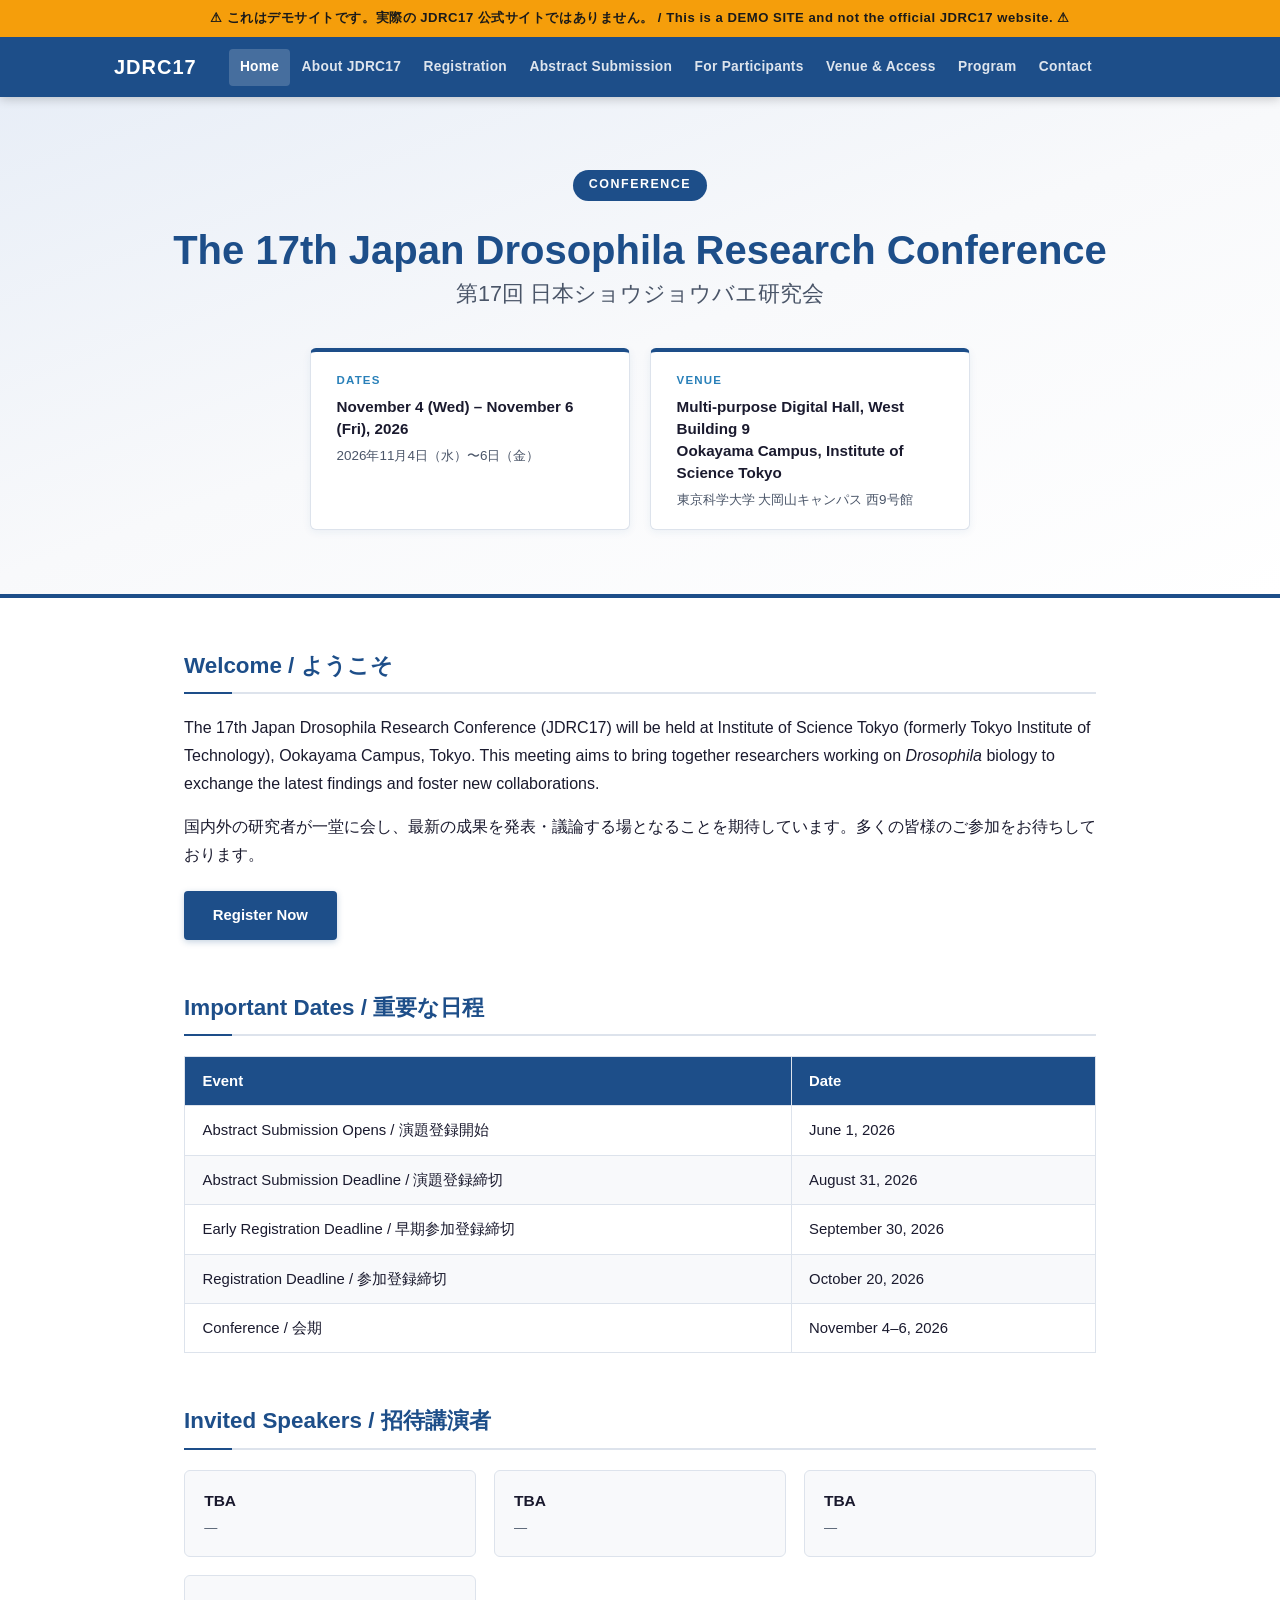
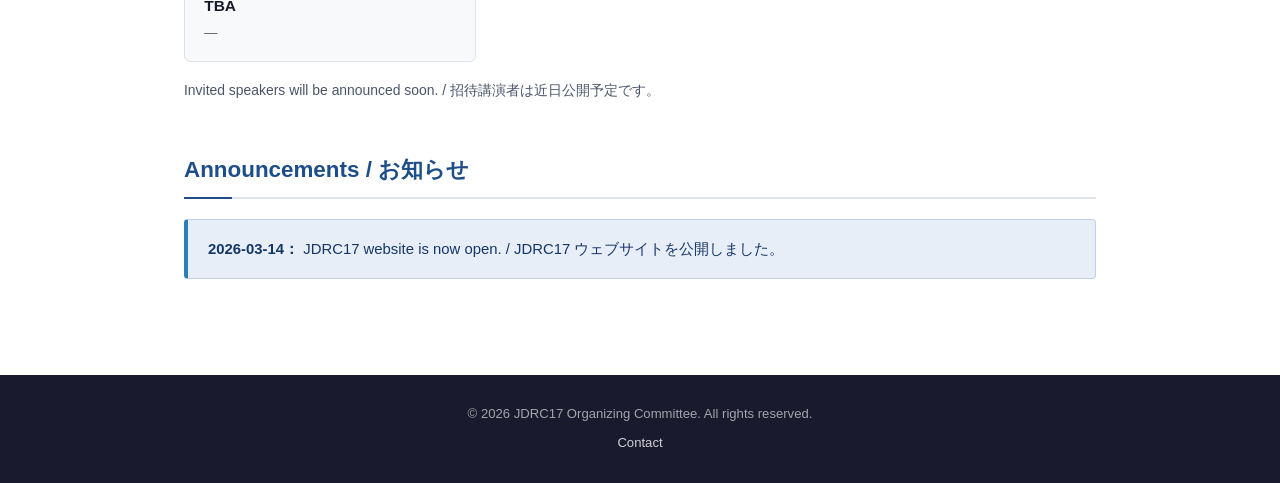
<file: index.html>
<!DOCTYPE html>
<html lang="ja">
<head>
<!-- Google tag (gtag.js) -->
<script async src="https://www.googletagmanager.com/gtag/js?id=G-LBCGRK3BX6"></script>
<script>
  window.dataLayer = window.dataLayer || [];
  function gtag(){dataLayer.push(arguments);}
  gtag('js', new Date());

  gtag('config', 'G-LBCGRK3BX6');
</script>
  <meta charset="UTF-8">
  <meta name="viewport" content="width=device-width, initial-scale=1.0">
  <meta name="robots" content="noindex, nofollow">
  <title>JDRC17 – 第17回 日本ショウジョウバエ研究会</title>
  <link rel="stylesheet" href="style.css">
</head>
<body>
<div class="demo-banner">⚠ これはデモサイトです。実際の JDRC17 公式サイトではありません。 / This is a DEMO SITE and not the official JDRC17 website. ⚠</div>

<!-- Navigation -->
<nav>
  <div class="nav-inner">
    <span class="nav-logo">JDRC17</span>
    <ul class="nav-links" id="navLinks">
      <li><a href="index.html" class="active">Home</a></li>
      <li><a href="about.html">About JDRC17</a></li>
      <li><a href="registration.html">Registration</a></li>
      <li><a href="abstract.html">Abstract Submission</a></li>
      <li><a href="participants.html">For Participants</a></li>
      <li><a href="venue.html">Venue &amp; Access</a></li>
      <li><a href="program.html">Program</a></li>
      <li><a href="contact.html">Contact</a></li>
    </ul>
    <div class="nav-toggle" id="navToggle" aria-label="メニュー">
      <span></span><span></span><span></span>
    </div>
  </div>
</nav>

<!-- Hero -->
<section class="hero">
  <div class="hero-badge">Conference</div>
  <h1>
    The 17th Japan Drosophila Research Conference
    <span>第17回 日本ショウジョウバエ研究会</span>
  </h1>
  <div class="hero-info">
    <div class="hero-info-card">
      <div class="label">Dates</div>
      <div class="value">November 4 (Wed) – November 6 (Fri), 2026</div>
      <div class="value-ja">2026年11月4日（水）〜6日（金）</div>
    </div>
    <div class="hero-info-card">
      <div class="label">Venue</div>
      <div class="value">Multi-purpose Digital Hall, West Building 9<br>Ookayama Campus, Institute of Science Tokyo</div>
      <div class="value-ja">東京科学大学 大岡山キャンパス 西9号館</div>
    </div>
  </div>
</section>

<!-- Main Content -->
<main class="container">

  <section class="section-block">
    <h2 class="section-title">Welcome / ようこそ</h2>
    <p>
      The 17th Japan Drosophila Research Conference (JDRC17) will be held at Institute of Science Tokyo (formerly Tokyo Institute of Technology), Ookayama Campus, Tokyo.
      This meeting aims to bring together researchers working on <em>Drosophila</em> biology to exchange the latest findings and foster new collaborations.
    </p>
    <p>国内外の研究者が一堂に会し、最新の成果を発表・議論する場となることを期待しています。多くの皆様のご参加をお待ちしております。</p>
    <a class="btn" href="registration.html">Register Now</a>
  </section>

  <section class="section-block">
    <h2 class="section-title">Important Dates / 重要な日程</h2>
    <table class="dates-table">
      <thead>
        <tr><th>Event</th><th>Date</th></tr>
      </thead>
      <tbody>
        <tr><td>Abstract Submission Opens / 演題登録開始</td><td>June 1, 2026</td></tr>
        <tr><td>Abstract Submission Deadline / 演題登録締切</td><td>August 31, 2026</td></tr>
        <tr><td>Early Registration Deadline / 早期参加登録締切</td><td>September 30, 2026</td></tr>
        <tr><td>Registration Deadline / 参加登録締切</td><td>October 20, 2026</td></tr>
        <tr><td>Conference / 会期</td><td>November 4–6, 2026</td></tr>
      </tbody>
    </table>
  </section>

  <section class="section-block">
    <h2 class="section-title">Invited Speakers / 招待講演者</h2>
    <div class="speakers-grid">
      <div class="speaker-card">
        <div class="name">TBA</div>
        <div class="affil">—</div>
      </div>
      <div class="speaker-card">
        <div class="name">TBA</div>
        <div class="affil">—</div>
      </div>
      <div class="speaker-card">
        <div class="name">TBA</div>
        <div class="affil">—</div>
      </div>
      <div class="speaker-card">
        <div class="name">TBA</div>
        <div class="affil">—</div>
      </div>
    </div>
    <p style="margin-top:1rem; font-size:.87rem; color:var(--text-light);">Invited speakers will be announced soon. / 招待講演者は近日公開予定です。</p>
  </section>

  <section class="section-block">
    <h2 class="section-title">Announcements / お知らせ</h2>
    <div class="alert">
      <strong>2026-03-14：</strong> JDRC17 website is now open. / JDRC17 ウェブサイトを公開しました。
    </div>
  </section>

</main>

<footer>
  <p>&copy; 2026 JDRC17 Organizing Committee. All rights reserved.</p>
  <p style="margin-top:.4rem;"><a href="contact.html">Contact</a></p>
</footer>

<script>
  document.getElementById('navToggle').addEventListener('click', function() {
    document.getElementById('navLinks').classList.toggle('open');
  });
</script>
</body>
</html>
</file>
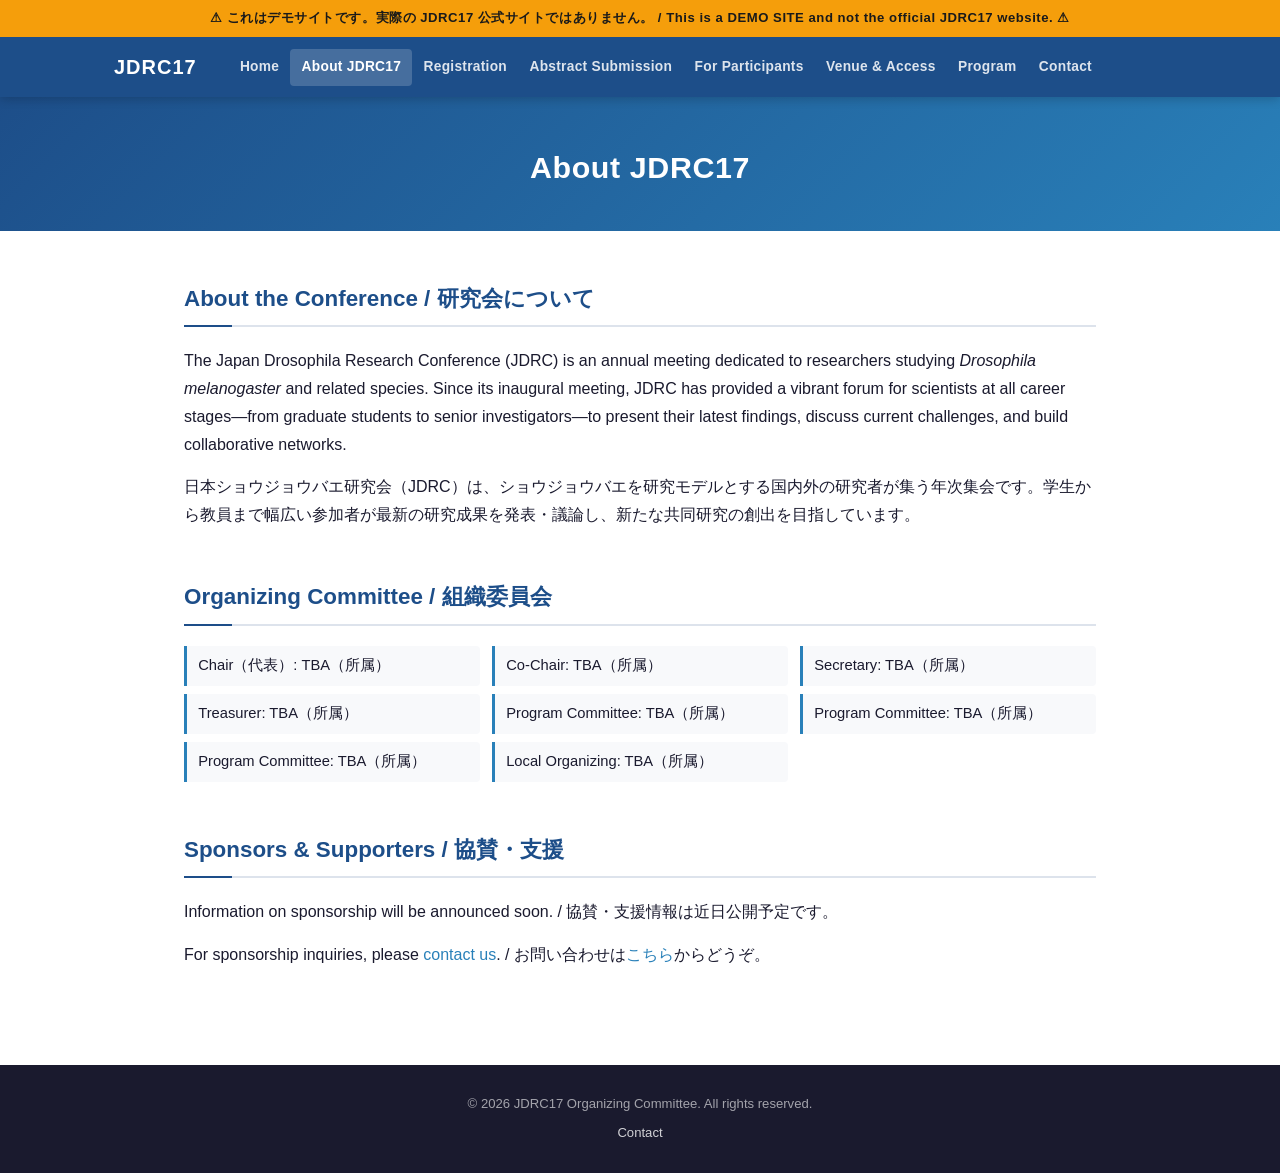
<file: about.html>
<!DOCTYPE html>
<html lang="ja">
<head>
<!-- Google tag (gtag.js) -->
<script async src="https://www.googletagmanager.com/gtag/js?id=G-LBCGRK3BX6"></script>
<script>
  window.dataLayer = window.dataLayer || [];
  function gtag(){dataLayer.push(arguments);}
  gtag('js', new Date());

  gtag('config', 'G-LBCGRK3BX6');
</script>
  <meta charset="UTF-8">
  <meta name="viewport" content="width=device-width, initial-scale=1.0">
  <meta name="robots" content="noindex, nofollow">
  <title>About JDRC17 – 第17回 日本ショウジョウバエ研究会</title>
  <link rel="stylesheet" href="style.css">
</head>
<body>
<div class="demo-banner">⚠ これはデモサイトです。実際の JDRC17 公式サイトではありません。 / This is a DEMO SITE and not the official JDRC17 website. ⚠</div>

<nav>
  <div class="nav-inner">
    <span class="nav-logo">JDRC17</span>
    <ul class="nav-links" id="navLinks">
      <li><a href="index.html">Home</a></li>
      <li><a href="about.html" class="active">About JDRC17</a></li>
      <li><a href="registration.html">Registration</a></li>
      <li><a href="abstract.html">Abstract Submission</a></li>
      <li><a href="participants.html">For Participants</a></li>
      <li><a href="venue.html">Venue &amp; Access</a></li>
      <li><a href="program.html">Program</a></li>
      <li><a href="contact.html">Contact</a></li>
    </ul>
    <div class="nav-toggle" id="navToggle" aria-label="メニュー">
      <span></span><span></span><span></span>
    </div>
  </div>
</nav>

<div class="page-hero">
  <h1>About JDRC17</h1>
</div>

<main class="container">

  <section class="section-block">
    <h2 class="section-title">About the Conference / 研究会について</h2>
    <p>
      The Japan Drosophila Research Conference (JDRC) is an annual meeting dedicated to researchers studying <em>Drosophila melanogaster</em> and related species.
      Since its inaugural meeting, JDRC has provided a vibrant forum for scientists at all career stages—from graduate students to senior investigators—to present their latest findings, discuss current challenges, and build collaborative networks.
    </p>
    <p>
      日本ショウジョウバエ研究会（JDRC）は、ショウジョウバエを研究モデルとする国内外の研究者が集う年次集会です。学生から教員まで幅広い参加者が最新の研究成果を発表・議論し、新たな共同研究の創出を目指しています。
    </p>
  </section>

  <section class="section-block">
    <h2 class="section-title">Organizing Committee / 組織委員会</h2>
    <ul class="organizers-list">
      <li>Chair（代表）: TBA（所属）</li>
      <li>Co-Chair: TBA（所属）</li>
      <li>Secretary: TBA（所属）</li>
      <li>Treasurer: TBA（所属）</li>
      <li>Program Committee: TBA（所属）</li>
      <li>Program Committee: TBA（所属）</li>
      <li>Program Committee: TBA（所属）</li>
      <li>Local Organizing: TBA（所属）</li>
    </ul>
  </section>

  <section class="section-block">
    <h2 class="section-title">Sponsors &amp; Supporters / 協賛・支援</h2>
    <p>Information on sponsorship will be announced soon. / 協賛・支援情報は近日公開予定です。</p>
    <p>For sponsorship inquiries, please <a href="contact.html">contact us</a>. / お問い合わせは<a href="contact.html">こちら</a>からどうぞ。</p>
  </section>

</main>

<footer>
  <p>&copy; 2026 JDRC17 Organizing Committee. All rights reserved.</p>
  <p style="margin-top:.4rem;"><a href="contact.html">Contact</a></p>
</footer>

<script>
  document.getElementById('navToggle').addEventListener('click', function() {
    document.getElementById('navLinks').classList.toggle('open');
  });
</script>
</body>
</html>
</file>
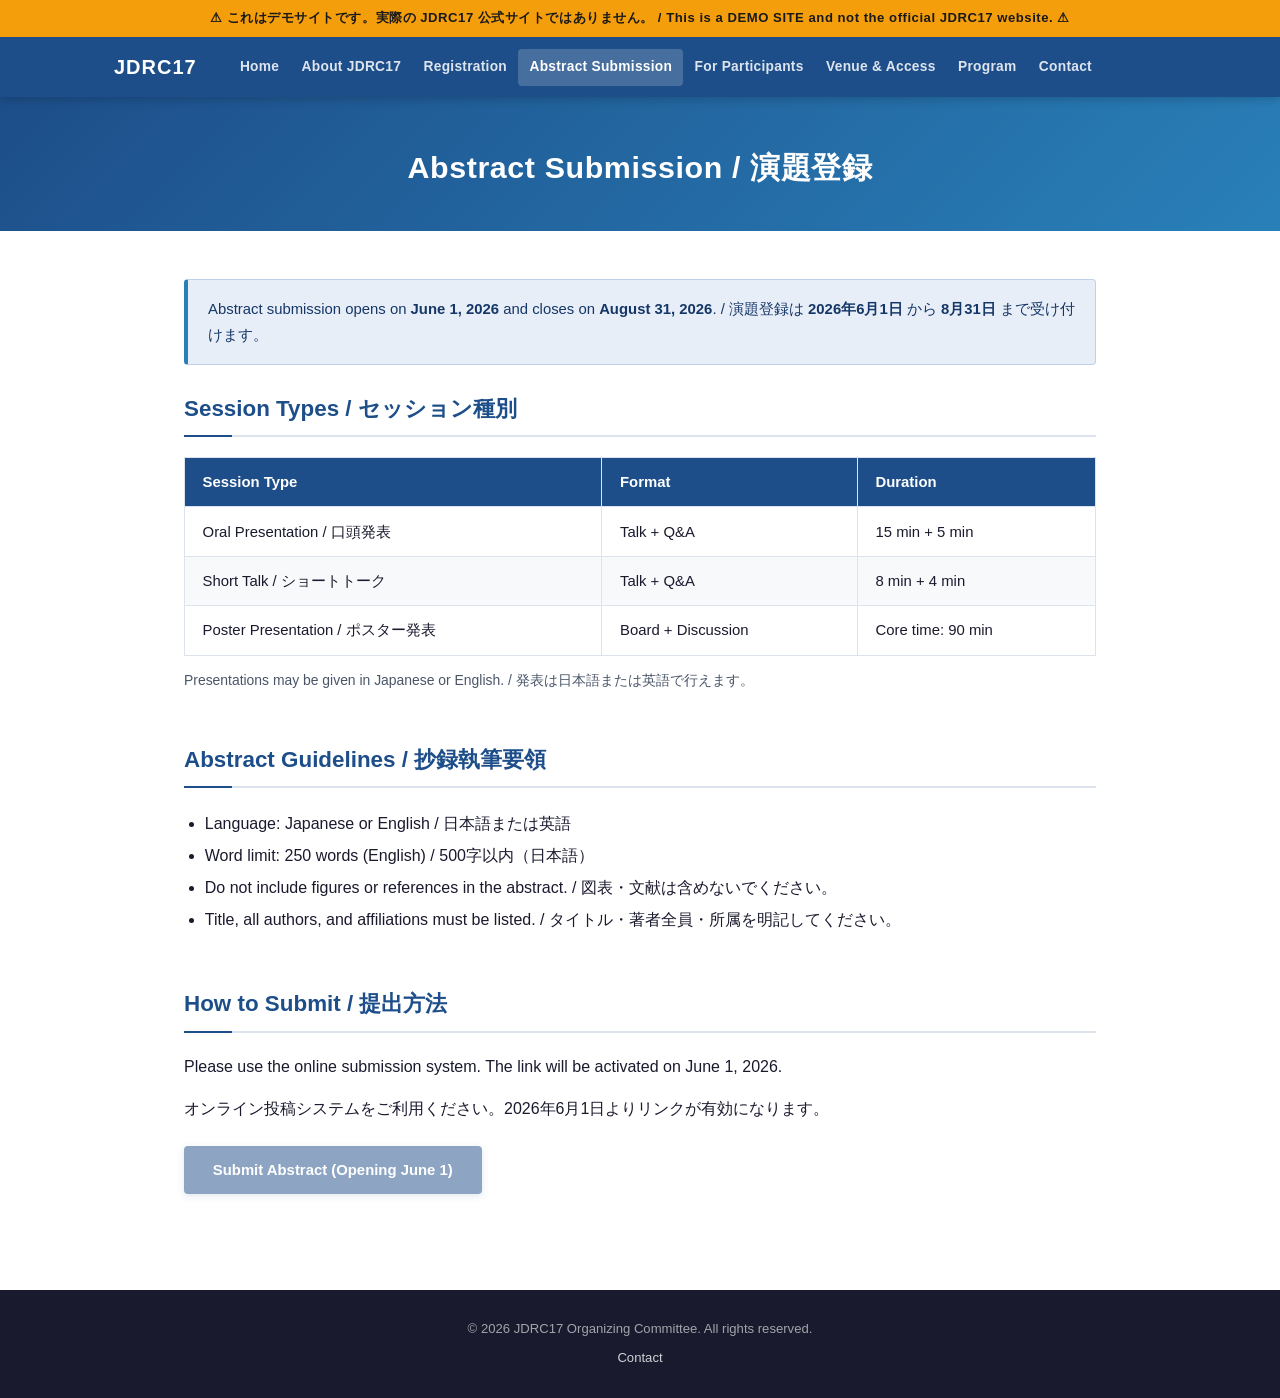
<file: abstract.html>
<!DOCTYPE html>
<html lang="ja">
<head>
<!-- Google tag (gtag.js) -->
<script async src="https://www.googletagmanager.com/gtag/js?id=G-LBCGRK3BX6"></script>
<script>
  window.dataLayer = window.dataLayer || [];
  function gtag(){dataLayer.push(arguments);}
  gtag('js', new Date());

  gtag('config', 'G-LBCGRK3BX6');
</script>
  <meta charset="UTF-8">
  <meta name="viewport" content="width=device-width, initial-scale=1.0">
  <meta name="robots" content="noindex, nofollow">
  <title>Abstract Submission – JDRC17</title>
  <link rel="stylesheet" href="style.css">
</head>
<body>
<div class="demo-banner">⚠ これはデモサイトです。実際の JDRC17 公式サイトではありません。 / This is a DEMO SITE and not the official JDRC17 website. ⚠</div>

<nav>
  <div class="nav-inner">
    <span class="nav-logo">JDRC17</span>
    <ul class="nav-links" id="navLinks">
      <li><a href="index.html">Home</a></li>
      <li><a href="about.html">About JDRC17</a></li>
      <li><a href="registration.html">Registration</a></li>
      <li><a href="abstract.html" class="active">Abstract Submission</a></li>
      <li><a href="participants.html">For Participants</a></li>
      <li><a href="venue.html">Venue &amp; Access</a></li>
      <li><a href="program.html">Program</a></li>
      <li><a href="contact.html">Contact</a></li>
    </ul>
    <div class="nav-toggle" id="navToggle" aria-label="メニュー">
      <span></span><span></span><span></span>
    </div>
  </div>
</nav>

<div class="page-hero">
  <h1>Abstract Submission / 演題登録</h1>
</div>

<main class="container">

  <div class="alert">
    Abstract submission opens on <strong>June 1, 2026</strong> and closes on <strong>August 31, 2026</strong>. / 演題登録は <strong>2026年6月1日</strong> から <strong>8月31日</strong> まで受け付けます。
  </div>

  <section class="section-block">
    <h2 class="section-title">Session Types / セッション種別</h2>
    <table class="dates-table">
      <thead>
        <tr><th>Session Type</th><th>Format</th><th>Duration</th></tr>
      </thead>
      <tbody>
        <tr><td>Oral Presentation / 口頭発表</td><td>Talk + Q&amp;A</td><td>15 min + 5 min</td></tr>
        <tr><td>Short Talk / ショートトーク</td><td>Talk + Q&amp;A</td><td>8 min + 4 min</td></tr>
        <tr><td>Poster Presentation / ポスター発表</td><td>Board + Discussion</td><td>Core time: 90 min</td></tr>
      </tbody>
    </table>
    <p style="margin-top:.75rem; font-size:.87rem; color:var(--text-light);">Presentations may be given in Japanese or English. / 発表は日本語または英語で行えます。</p>
  </section>

  <section class="section-block">
    <h2 class="section-title">Abstract Guidelines / 抄録執筆要領</h2>
    <ul style="padding-left:1.3rem; line-height:2;">
      <li>Language: Japanese or English / 日本語または英語</li>
      <li>Word limit: 250 words (English) / 500字以内（日本語）</li>
      <li>Do not include figures or references in the abstract. / 図表・文献は含めないでください。</li>
      <li>Title, all authors, and affiliations must be listed. / タイトル・著者全員・所属を明記してください。</li>
    </ul>
  </section>

  <section class="section-block">
    <h2 class="section-title">How to Submit / 提出方法</h2>
    <p>Please use the online submission system. The link will be activated on June 1, 2026.</p>
    <p>オンライン投稿システムをご利用ください。2026年6月1日よりリンクが有効になります。</p>
    <a class="btn" href="#" style="opacity:.5; cursor:not-allowed;" onclick="return false;">Submit Abstract (Opening June 1)</a>
  </section>

</main>

<footer>
  <p>&copy; 2026 JDRC17 Organizing Committee. All rights reserved.</p>
  <p style="margin-top:.4rem;"><a href="contact.html">Contact</a></p>
</footer>

<script>
  document.getElementById('navToggle').addEventListener('click', function() {
    document.getElementById('navLinks').classList.toggle('open');
  });
</script>
</body>
</html>
</file>
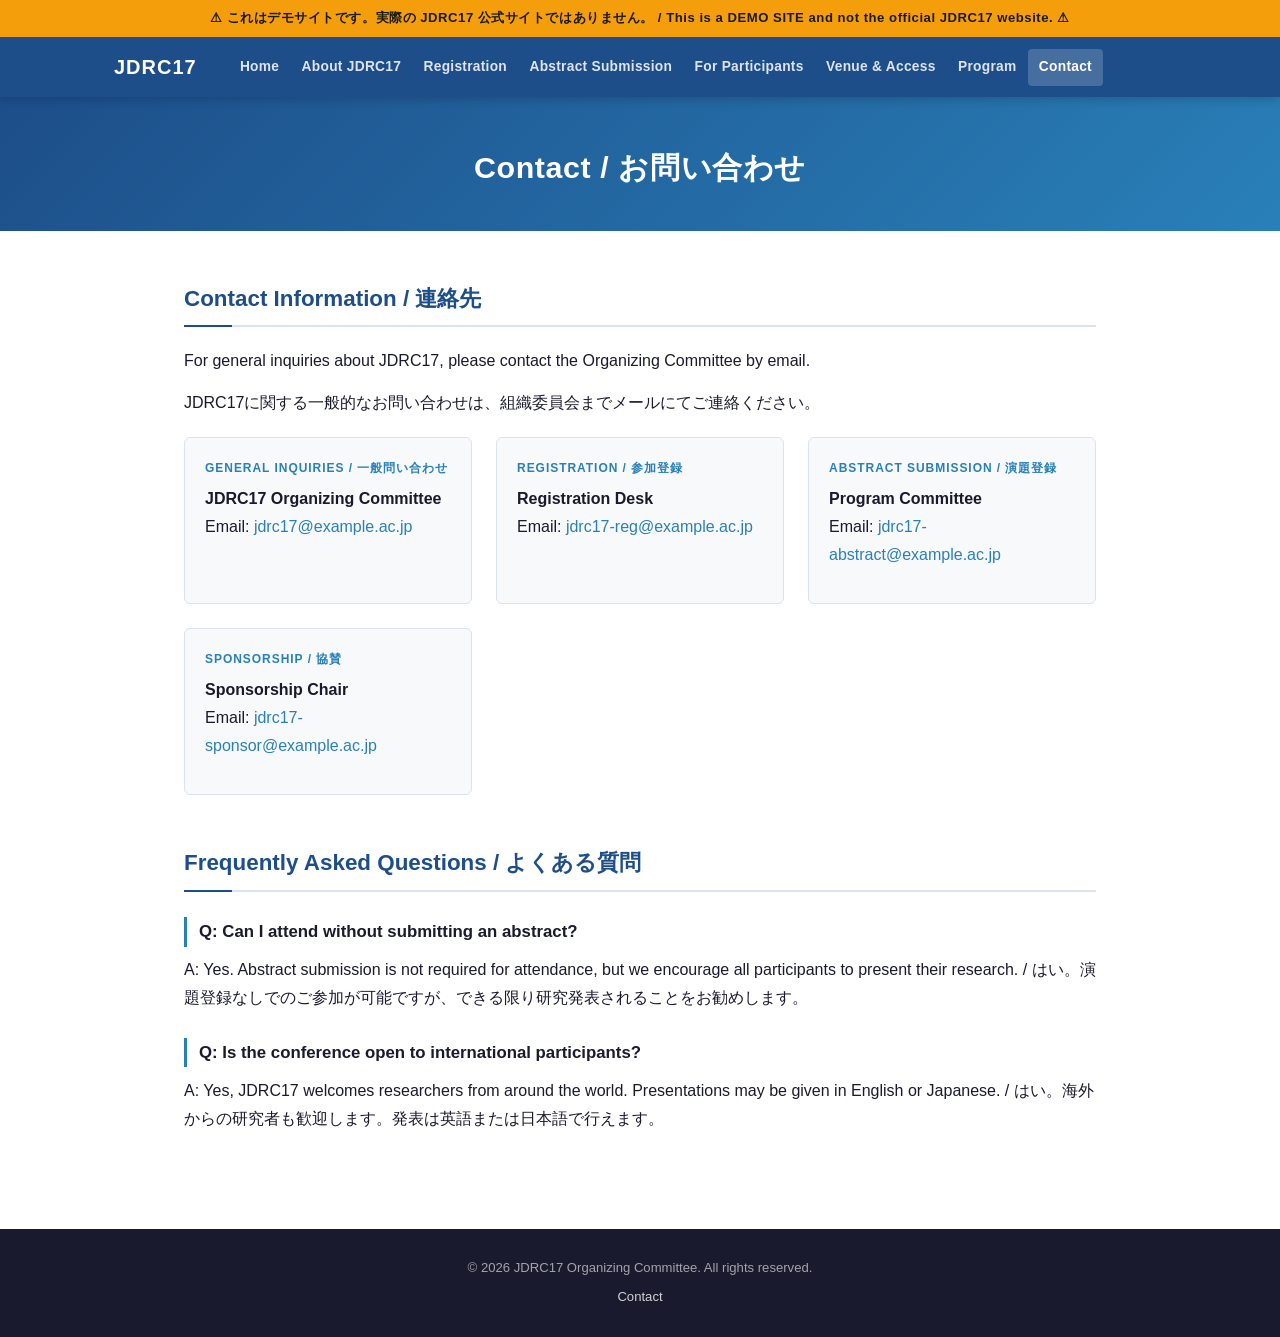
<file: contact.html>
<!DOCTYPE html>
<html lang="ja">
<head>
<!-- Google tag (gtag.js) -->
<script async src="https://www.googletagmanager.com/gtag/js?id=G-LBCGRK3BX6"></script>
<script>
  window.dataLayer = window.dataLayer || [];
  function gtag(){dataLayer.push(arguments);}
  gtag('js', new Date());

  gtag('config', 'G-LBCGRK3BX6');
</script>
  <meta charset="UTF-8">
  <meta name="viewport" content="width=device-width, initial-scale=1.0">
  <meta name="robots" content="noindex, nofollow">
  <title>Contact – JDRC17</title>
  <link rel="stylesheet" href="style.css">
</head>
<body>
<div class="demo-banner">⚠ これはデモサイトです。実際の JDRC17 公式サイトではありません。 / This is a DEMO SITE and not the official JDRC17 website. ⚠</div>

<nav>
  <div class="nav-inner">
    <span class="nav-logo">JDRC17</span>
    <ul class="nav-links" id="navLinks">
      <li><a href="index.html">Home</a></li>
      <li><a href="about.html">About JDRC17</a></li>
      <li><a href="registration.html">Registration</a></li>
      <li><a href="abstract.html">Abstract Submission</a></li>
      <li><a href="participants.html">For Participants</a></li>
      <li><a href="venue.html">Venue &amp; Access</a></li>
      <li><a href="program.html">Program</a></li>
      <li><a href="contact.html" class="active">Contact</a></li>
    </ul>
    <div class="nav-toggle" id="navToggle" aria-label="メニュー">
      <span></span><span></span><span></span>
    </div>
  </div>
</nav>

<div class="page-hero">
  <h1>Contact / お問い合わせ</h1>
</div>

<main class="container">

  <section class="section-block">
    <h2 class="section-title">Contact Information / 連絡先</h2>
    <p>For general inquiries about JDRC17, please contact the Organizing Committee by email.</p>
    <p>JDRC17に関する一般的なお問い合わせは、組織委員会までメールにてご連絡ください。</p>

    <div class="contact-grid" style="margin-top:1.25rem;">
      <div class="contact-card">
        <div class="role">General Inquiries / 一般問い合わせ</div>
        <p><strong>JDRC17 Organizing Committee</strong><br>
        Email: <a href="mailto:jdrc17@example.ac.jp">jdrc17@example.ac.jp</a></p>
      </div>
      <div class="contact-card">
        <div class="role">Registration / 参加登録</div>
        <p><strong>Registration Desk</strong><br>
        Email: <a href="mailto:jdrc17-reg@example.ac.jp">jdrc17-reg@example.ac.jp</a></p>
      </div>
      <div class="contact-card">
        <div class="role">Abstract Submission / 演題登録</div>
        <p><strong>Program Committee</strong><br>
        Email: <a href="mailto:jdrc17-abstract@example.ac.jp">jdrc17-abstract@example.ac.jp</a></p>
      </div>
      <div class="contact-card">
        <div class="role">Sponsorship / 協賛</div>
        <p><strong>Sponsorship Chair</strong><br>
        Email: <a href="mailto:jdrc17-sponsor@example.ac.jp">jdrc17-sponsor@example.ac.jp</a></p>
      </div>
    </div>
  </section>

  <section class="section-block">
    <h2 class="section-title">Frequently Asked Questions / よくある質問</h2>

    <h3 class="subsection-title">Q: Can I attend without submitting an abstract?</h3>
    <p>A: Yes. Abstract submission is not required for attendance, but we encourage all participants to present their research. / はい。演題登録なしでのご参加が可能ですが、できる限り研究発表されることをお勧めします。</p>

    <h3 class="subsection-title">Q: Is the conference open to international participants?</h3>
    <p>A: Yes, JDRC17 welcomes researchers from around the world. Presentations may be given in English or Japanese. / はい。海外からの研究者も歓迎します。発表は英語または日本語で行えます。</p>

  </section>

</main>

<footer>
  <p>&copy; 2026 JDRC17 Organizing Committee. All rights reserved.</p>
  <p style="margin-top:.4rem;"><a href="contact.html">Contact</a></p>
</footer>

<script>
  document.getElementById('navToggle').addEventListener('click', function() {
    document.getElementById('navLinks').classList.toggle('open');
  });
</script>
</body>
</html>
</file>
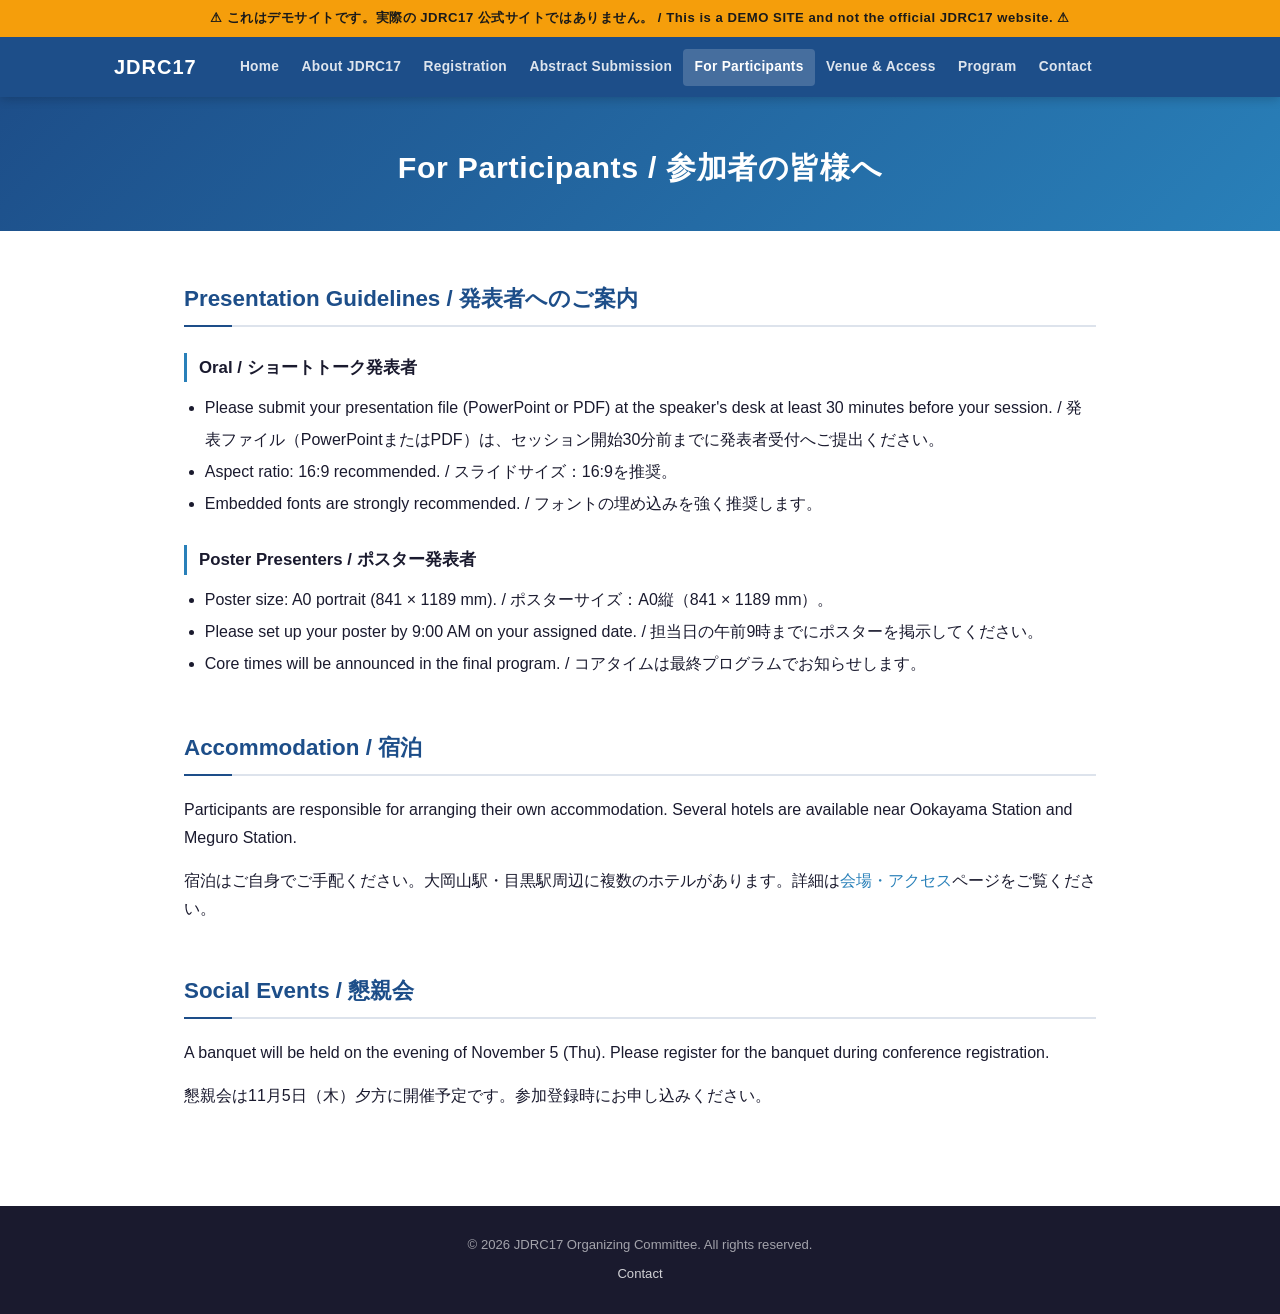
<file: participants.html>
<!DOCTYPE html>
<html lang="ja">
<head>
<!-- Google tag (gtag.js) -->
<script async src="https://www.googletagmanager.com/gtag/js?id=G-LBCGRK3BX6"></script>
<script>
  window.dataLayer = window.dataLayer || [];
  function gtag(){dataLayer.push(arguments);}
  gtag('js', new Date());

  gtag('config', 'G-LBCGRK3BX6');
</script>
  <meta charset="UTF-8">
  <meta name="viewport" content="width=device-width, initial-scale=1.0">
  <meta name="robots" content="noindex, nofollow">
  <title>For Participants – JDRC17</title>
  <link rel="stylesheet" href="style.css">
</head>
<body>
<div class="demo-banner">⚠ これはデモサイトです。実際の JDRC17 公式サイトではありません。 / This is a DEMO SITE and not the official JDRC17 website. ⚠</div>

<nav>
  <div class="nav-inner">
    <span class="nav-logo">JDRC17</span>
    <ul class="nav-links" id="navLinks">
      <li><a href="index.html">Home</a></li>
      <li><a href="about.html">About JDRC17</a></li>
      <li><a href="registration.html">Registration</a></li>
      <li><a href="abstract.html">Abstract Submission</a></li>
      <li><a href="participants.html" class="active">For Participants</a></li>
      <li><a href="venue.html">Venue &amp; Access</a></li>
      <li><a href="program.html">Program</a></li>
      <li><a href="contact.html">Contact</a></li>
    </ul>
    <div class="nav-toggle" id="navToggle" aria-label="メニュー">
      <span></span><span></span><span></span>
    </div>
  </div>
</nav>

<div class="page-hero">
  <h1>For Participants / 参加者の皆様へ</h1>
</div>

<main class="container">

  <section class="section-block">
    <h2 class="section-title">Presentation Guidelines / 発表者へのご案内</h2>

    <h3 class="subsection-title">Oral / ショートトーク発表者</h3>
    <ul style="padding-left:1.3rem; line-height:2;">
      <li>Please submit your presentation file (PowerPoint or PDF) at the speaker's desk at least 30 minutes before your session. / 発表ファイル（PowerPointまたはPDF）は、セッション開始30分前までに発表者受付へご提出ください。</li>
      <li>Aspect ratio: 16:9 recommended. / スライドサイズ：16:9を推奨。</li>
      <li>Embedded fonts are strongly recommended. / フォントの埋め込みを強く推奨します。</li>
    </ul>

    <h3 class="subsection-title">Poster Presenters / ポスター発表者</h3>
    <ul style="padding-left:1.3rem; line-height:2;">
      <li>Poster size: A0 portrait (841 × 1189 mm). / ポスターサイズ：A0縦（841 × 1189 mm）。</li>
      <li>Please set up your poster by 9:00 AM on your assigned date. / 担当日の午前9時までにポスターを掲示してください。</li>
      <li>Core times will be announced in the final program. / コアタイムは最終プログラムでお知らせします。</li>
    </ul>
  </section>

  <section class="section-block">
    <h2 class="section-title">Accommodation / 宿泊</h2>
    <p>Participants are responsible for arranging their own accommodation. Several hotels are available near Ookayama Station and Meguro Station.</p>
    <p>宿泊はご自身でご手配ください。大岡山駅・目黒駅周辺に複数のホテルがあります。詳細は<a href="venue.html">会場・アクセス</a>ページをご覧ください。</p>
  </section>

  <section class="section-block">
    <h2 class="section-title">Social Events / 懇親会</h2>
    <p>A banquet will be held on the evening of November 5 (Thu). Please register for the banquet during conference registration.</p>
    <p>懇親会は11月5日（木）夕方に開催予定です。参加登録時にお申し込みください。</p>
  </section>


</main>

<footer>
  <p>&copy; 2026 JDRC17 Organizing Committee. All rights reserved.</p>
  <p style="margin-top:.4rem;"><a href="contact.html">Contact</a></p>
</footer>

<script>
  document.getElementById('navToggle').addEventListener('click', function() {
    document.getElementById('navLinks').classList.toggle('open');
  });
</script>
</body>
</html>
</file>
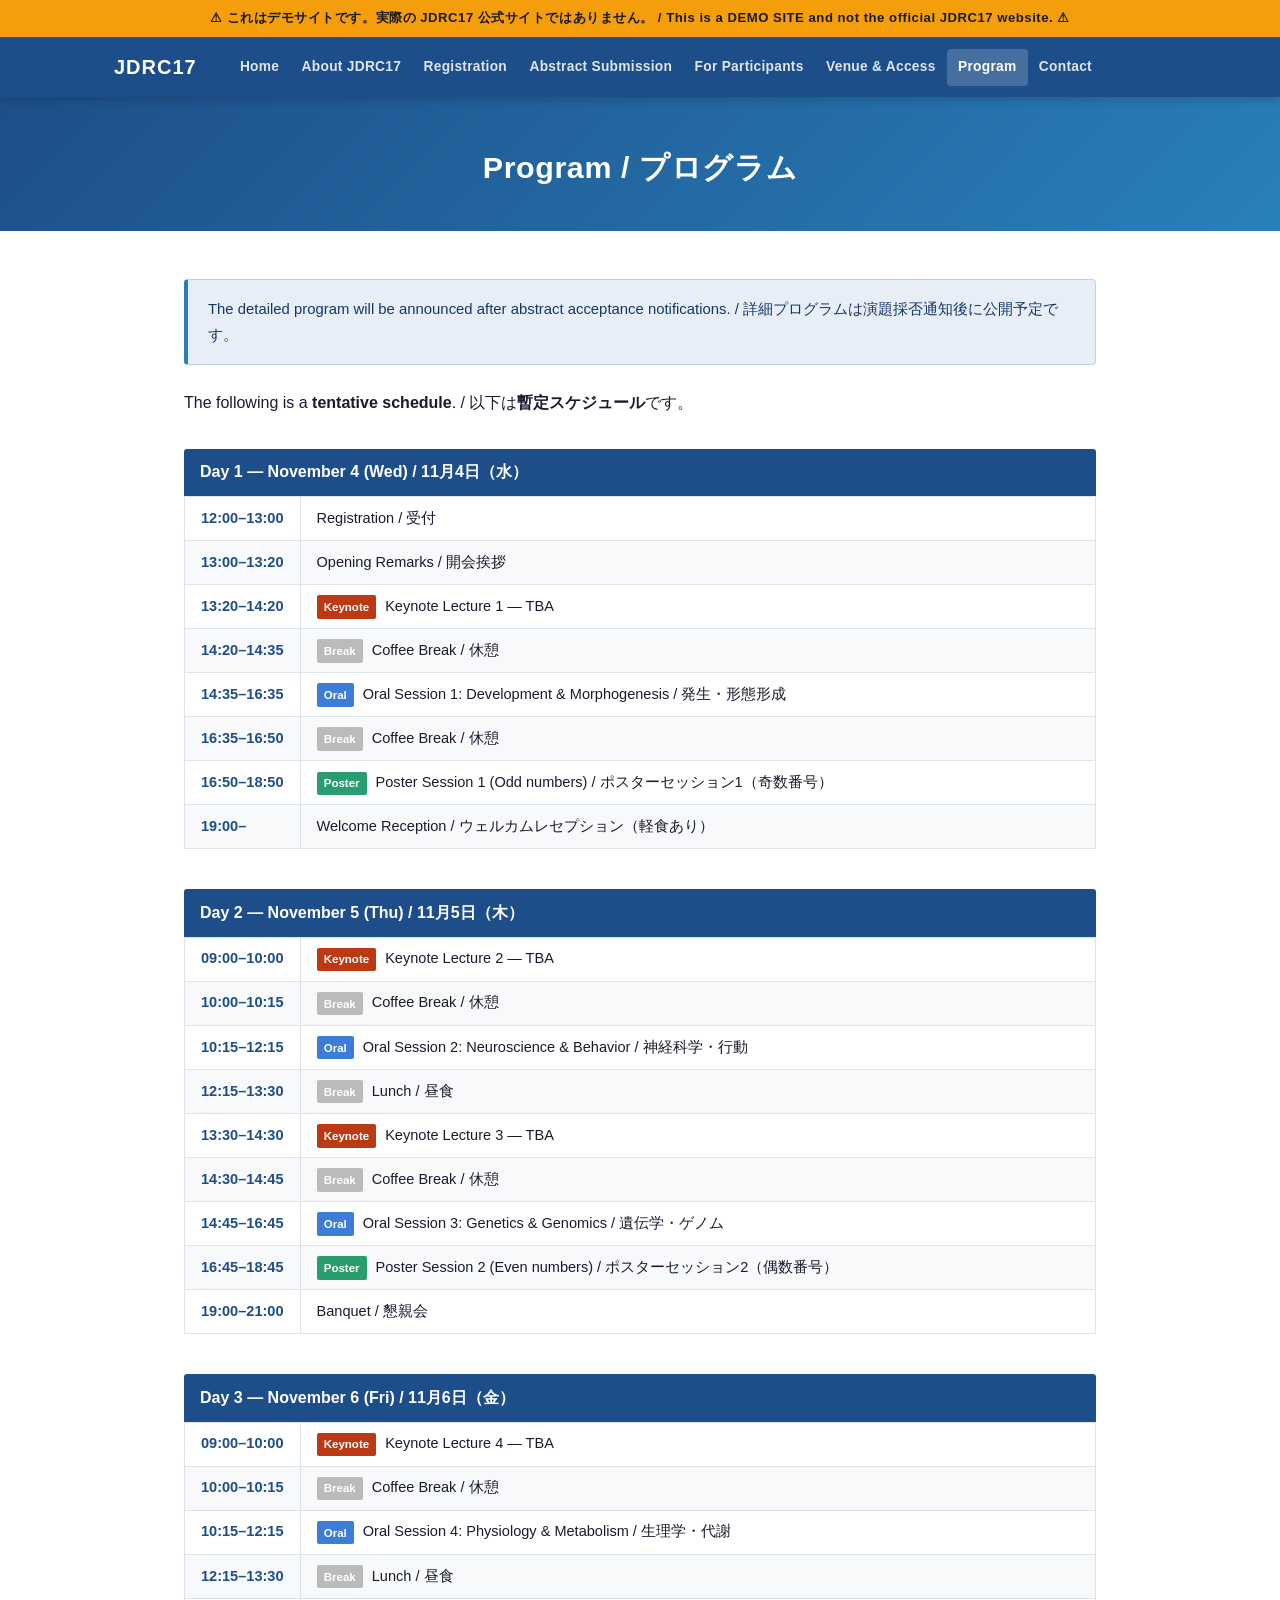
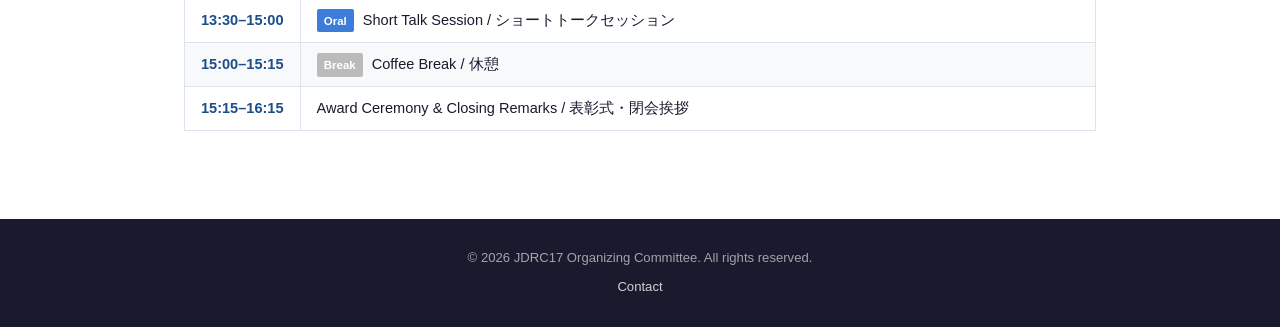
<file: program.html>
<!DOCTYPE html>
<html lang="ja">
<head>
<!-- Google tag (gtag.js) -->
<script async src="https://www.googletagmanager.com/gtag/js?id=G-LBCGRK3BX6"></script>
<script>
  window.dataLayer = window.dataLayer || [];
  function gtag(){dataLayer.push(arguments);}
  gtag('js', new Date());

  gtag('config', 'G-LBCGRK3BX6');
</script>
  <meta charset="UTF-8">
  <meta name="viewport" content="width=device-width, initial-scale=1.0">
  <meta name="robots" content="noindex, nofollow">
  <title>Program – JDRC17</title>
  <link rel="stylesheet" href="style.css">
  <style>
    .program-day {
      margin-bottom: 2.5rem;
    }
    .day-header {
      background: var(--primary);
      color: #fff;
      padding: .6rem 1rem;
      border-radius: 3px 3px 0 0;
      font-weight: 700;
      font-size: 1rem;
    }
    .program-table {
      width: 100%;
      border-collapse: collapse;
    }
    .program-table td {
      padding: .55rem 1rem;
      border: 1px solid var(--border);
      font-size: .91rem;
      vertical-align: top;
    }
    .program-table td:first-child {
      width: 110px;
      white-space: nowrap;
      color: var(--primary);
      font-weight: 700;
    }
    .program-table tr:nth-child(even) td {
      background: var(--bg-light);
    }
    .tag {
      display: inline-block;
      font-size: .72rem;
      font-weight: 700;
      padding: .1rem .45rem;
      border-radius: 2px;
      margin-right: .3rem;
      vertical-align: middle;
    }
    .tag-keynote { background: #BB3913; color: #fff; }
    .tag-oral    { background: #3b7dd8; color: #fff; }
    .tag-poster  { background: #2a9d6e; color: #fff; }
    .tag-break   { background: #bbb; color: #fff; }
  </style>
</head>
<body>
<div class="demo-banner">⚠ これはデモサイトです。実際の JDRC17 公式サイトではありません。 / This is a DEMO SITE and not the official JDRC17 website. ⚠</div>

<nav>
  <div class="nav-inner">
    <span class="nav-logo">JDRC17</span>
    <ul class="nav-links" id="navLinks">
      <li><a href="index.html">Home</a></li>
      <li><a href="about.html">About JDRC17</a></li>
      <li><a href="registration.html">Registration</a></li>
      <li><a href="abstract.html">Abstract Submission</a></li>
      <li><a href="participants.html">For Participants</a></li>
      <li><a href="venue.html">Venue &amp; Access</a></li>
      <li><a href="program.html" class="active">Program</a></li>
      <li><a href="contact.html">Contact</a></li>
    </ul>
    <div class="nav-toggle" id="navToggle" aria-label="メニュー">
      <span></span><span></span><span></span>
    </div>
  </div>
</nav>

<div class="page-hero">
  <h1>Program / プログラム</h1>
</div>

<main class="container">

  <div class="alert">
    The detailed program will be announced after abstract acceptance notifications. / 詳細プログラムは演題採否通知後に公開予定です。
  </div>

  <p style="margin-bottom:2rem;">The following is a <strong>tentative schedule</strong>. / 以下は<strong>暫定スケジュール</strong>です。</p>

  <!-- Day 1 -->
  <div class="program-day">
    <div class="day-header">Day 1 — November 4 (Wed) / 11月4日（水）</div>
    <table class="program-table">
      <tbody>
        <tr><td>12:00–13:00</td><td>Registration / 受付</td></tr>
        <tr><td>13:00–13:20</td><td>Opening Remarks / 開会挨拶</td></tr>
        <tr><td>13:20–14:20</td><td><span class="tag tag-keynote">Keynote</span> Keynote Lecture 1 — TBA</td></tr>
        <tr><td>14:20–14:35</td><td><span class="tag tag-break">Break</span> Coffee Break / 休憩</td></tr>
        <tr><td>14:35–16:35</td><td><span class="tag tag-oral">Oral</span> Oral Session 1: Development &amp; Morphogenesis / 発生・形態形成</td></tr>
        <tr><td>16:35–16:50</td><td><span class="tag tag-break">Break</span> Coffee Break / 休憩</td></tr>
        <tr><td>16:50–18:50</td><td><span class="tag tag-poster">Poster</span> Poster Session 1 (Odd numbers) / ポスターセッション1（奇数番号）</td></tr>
        <tr><td>19:00–</td><td>Welcome Reception / ウェルカムレセプション（軽食あり）</td></tr>
      </tbody>
    </table>
  </div>

  <!-- Day 2 -->
  <div class="program-day">
    <div class="day-header">Day 2 — November 5 (Thu) / 11月5日（木）</div>
    <table class="program-table">
      <tbody>
        <tr><td>09:00–10:00</td><td><span class="tag tag-keynote">Keynote</span> Keynote Lecture 2 — TBA</td></tr>
        <tr><td>10:00–10:15</td><td><span class="tag tag-break">Break</span> Coffee Break / 休憩</td></tr>
        <tr><td>10:15–12:15</td><td><span class="tag tag-oral">Oral</span> Oral Session 2: Neuroscience &amp; Behavior / 神経科学・行動</td></tr>
        <tr><td>12:15–13:30</td><td><span class="tag tag-break">Break</span> Lunch / 昼食</td></tr>
        <tr><td>13:30–14:30</td><td><span class="tag tag-keynote">Keynote</span> Keynote Lecture 3 — TBA</td></tr>
        <tr><td>14:30–14:45</td><td><span class="tag tag-break">Break</span> Coffee Break / 休憩</td></tr>
        <tr><td>14:45–16:45</td><td><span class="tag tag-oral">Oral</span> Oral Session 3: Genetics &amp; Genomics / 遺伝学・ゲノム</td></tr>
        <tr><td>16:45–18:45</td><td><span class="tag tag-poster">Poster</span> Poster Session 2 (Even numbers) / ポスターセッション2（偶数番号）</td></tr>
        <tr><td>19:00–21:00</td><td>Banquet / 懇親会</td></tr>
      </tbody>
    </table>
  </div>

  <!-- Day 3 -->
  <div class="program-day">
    <div class="day-header">Day 3 — November 6 (Fri) / 11月6日（金）</div>
    <table class="program-table">
      <tbody>
        <tr><td>09:00–10:00</td><td><span class="tag tag-keynote">Keynote</span> Keynote Lecture 4 — TBA</td></tr>
        <tr><td>10:00–10:15</td><td><span class="tag tag-break">Break</span> Coffee Break / 休憩</td></tr>
        <tr><td>10:15–12:15</td><td><span class="tag tag-oral">Oral</span> Oral Session 4: Physiology &amp; Metabolism / 生理学・代謝</td></tr>
        <tr><td>12:15–13:30</td><td><span class="tag tag-break">Break</span> Lunch / 昼食</td></tr>
        <tr><td>13:30–15:00</td><td><span class="tag tag-oral">Oral</span> Short Talk Session / ショートトークセッション</td></tr>
        <tr><td>15:00–15:15</td><td><span class="tag tag-break">Break</span> Coffee Break / 休憩</td></tr>
        <tr><td>15:15–16:15</td><td>Award Ceremony &amp; Closing Remarks / 表彰式・閉会挨拶</td></tr>
      </tbody>
    </table>
  </div>

</main>

<footer>
  <p>&copy; 2026 JDRC17 Organizing Committee. All rights reserved.</p>
  <p style="margin-top:.4rem;"><a href="contact.html">Contact</a></p>
</footer>

<script>
  document.getElementById('navToggle').addEventListener('click', function() {
    document.getElementById('navLinks').classList.toggle('open');
  });
</script>
</body>
</html>
</file>
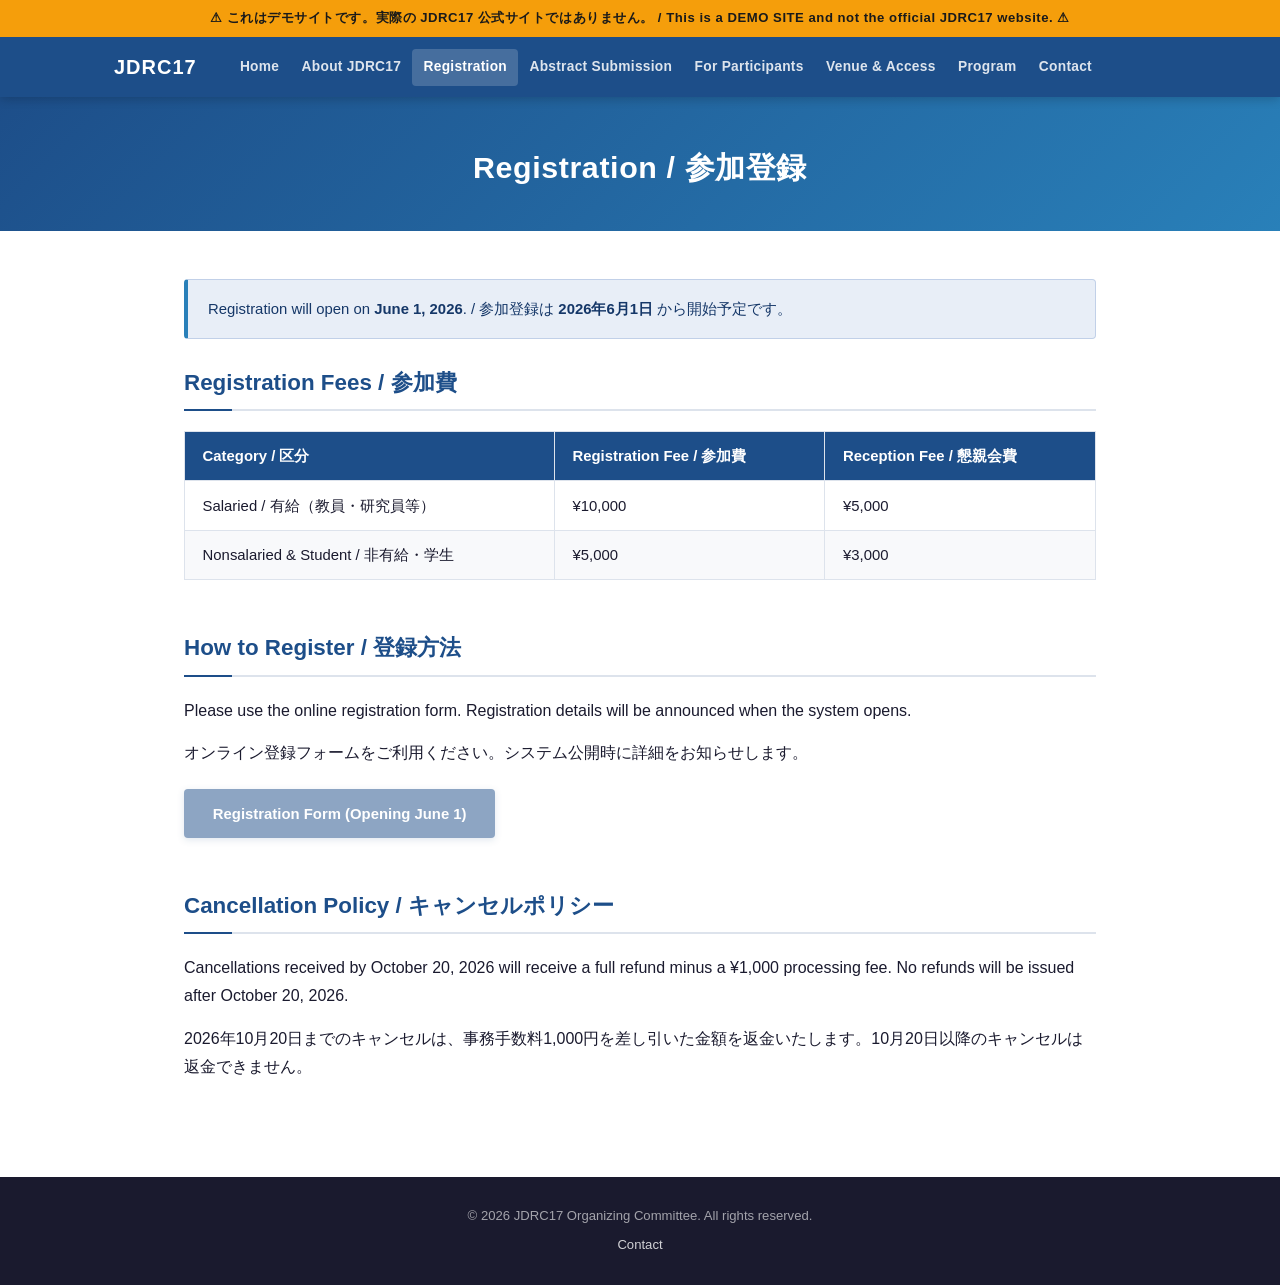
<file: registration.html>
<!DOCTYPE html>
<html lang="ja">
<head>
<!-- Google tag (gtag.js) -->
<script async src="https://www.googletagmanager.com/gtag/js?id=G-LBCGRK3BX6"></script>
<script>
  window.dataLayer = window.dataLayer || [];
  function gtag(){dataLayer.push(arguments);}
  gtag('js', new Date());

  gtag('config', 'G-LBCGRK3BX6');
</script>
  <meta charset="UTF-8">
  <meta name="viewport" content="width=device-width, initial-scale=1.0">
  <meta name="robots" content="noindex, nofollow">
  <title>Registration – JDRC17</title>
  <link rel="stylesheet" href="style.css">
</head>
<body>
<div class="demo-banner">⚠ これはデモサイトです。実際の JDRC17 公式サイトではありません。 / This is a DEMO SITE and not the official JDRC17 website. ⚠</div>

<nav>
  <div class="nav-inner">
    <span class="nav-logo">JDRC17</span>
    <ul class="nav-links" id="navLinks">
      <li><a href="index.html">Home</a></li>
      <li><a href="about.html">About JDRC17</a></li>
      <li><a href="registration.html" class="active">Registration</a></li>
      <li><a href="abstract.html">Abstract Submission</a></li>
      <li><a href="participants.html">For Participants</a></li>
      <li><a href="venue.html">Venue &amp; Access</a></li>
      <li><a href="program.html">Program</a></li>
      <li><a href="contact.html">Contact</a></li>
    </ul>
    <div class="nav-toggle" id="navToggle" aria-label="メニュー">
      <span></span><span></span><span></span>
    </div>
  </div>
</nav>

<div class="page-hero">
  <h1>Registration / 参加登録</h1>
</div>

<main class="container">

  <div class="alert">
    Registration will open on <strong>June 1, 2026</strong>. / 参加登録は <strong>2026年6月1日</strong> から開始予定です。
  </div>

  <section class="section-block">
    <h2 class="section-title">Registration Fees / 参加費</h2>
    <table class="dates-table">
      <thead>
        <tr><th>Category / 区分</th><th>Registration Fee / 参加費</th><th>Reception Fee / 懇親会費</th></tr>
      </thead>
      <tbody>
        <tr><td>Salaried / 有給（教員・研究員等）</td><td>¥10,000</td><td>¥5,000</td></tr>
        <tr><td>Nonsalaried &amp; Student / 非有給・学生</td><td>¥5,000</td><td>¥3,000</td></tr>
      </tbody>
    </table>
  </section>

  <section class="section-block">
    <h2 class="section-title">How to Register / 登録方法</h2>
    <p>Please use the online registration form. Registration details will be announced when the system opens.</p>
    <p>オンライン登録フォームをご利用ください。システム公開時に詳細をお知らせします。</p>
    <a class="btn" href="#" style="opacity:.5; cursor:not-allowed;" onclick="return false;">Registration Form (Opening June 1)</a>
  </section>

  <section class="section-block">
    <h2 class="section-title">Cancellation Policy / キャンセルポリシー</h2>
    <p>Cancellations received by October 20, 2026 will receive a full refund minus a ¥1,000 processing fee. No refunds will be issued after October 20, 2026.</p>
    <p>2026年10月20日までのキャンセルは、事務手数料1,000円を差し引いた金額を返金いたします。10月20日以降のキャンセルは返金できません。</p>
  </section>

</main>

<footer>
  <p>&copy; 2026 JDRC17 Organizing Committee. All rights reserved.</p>
  <p style="margin-top:.4rem;"><a href="contact.html">Contact</a></p>
</footer>

<script>
  document.getElementById('navToggle').addEventListener('click', function() {
    document.getElementById('navLinks').classList.toggle('open');
  });
</script>
</body>
</html>
</file>
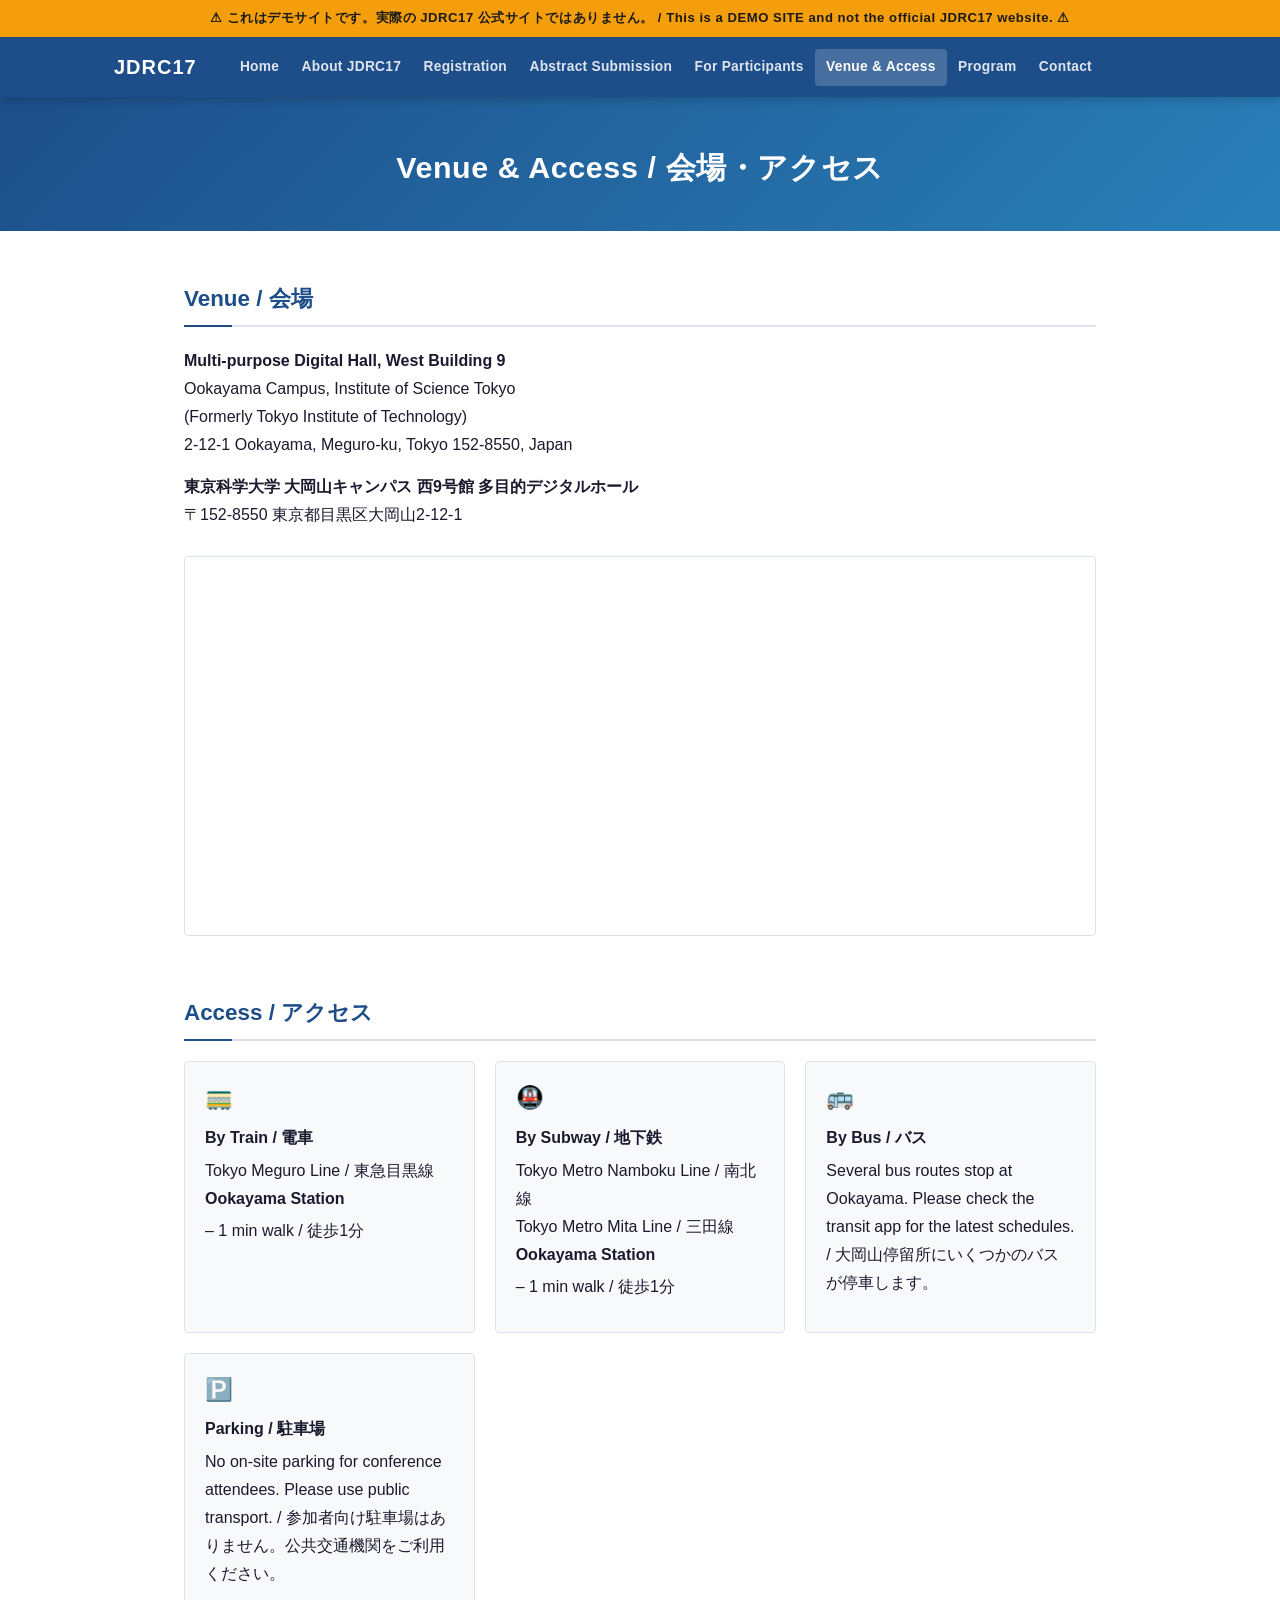
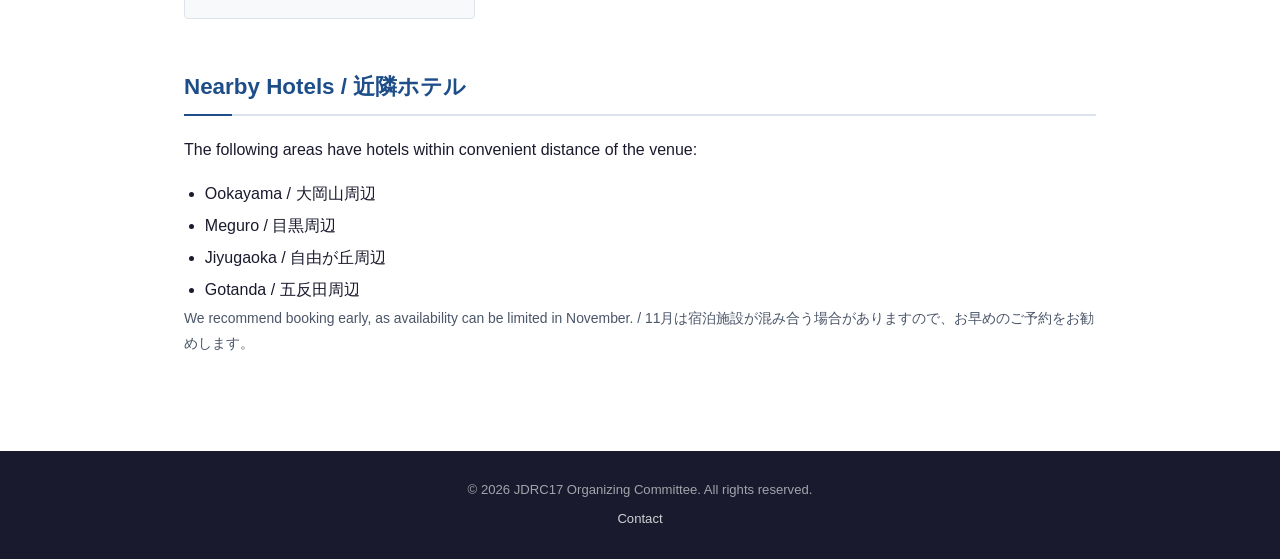
<file: venue.html>
<!DOCTYPE html>
<html lang="ja">
<head>
<!-- Google tag (gtag.js) -->
<script async src="https://www.googletagmanager.com/gtag/js?id=G-LBCGRK3BX6"></script>
<script>
  window.dataLayer = window.dataLayer || [];
  function gtag(){dataLayer.push(arguments);}
  gtag('js', new Date());

  gtag('config', 'G-LBCGRK3BX6');
</script>
  <meta charset="UTF-8">
  <meta name="viewport" content="width=device-width, initial-scale=1.0">
  <meta name="robots" content="noindex, nofollow">
  <title>Venue &amp; Access – JDRC17</title>
  <link rel="stylesheet" href="style.css">
  <style>
    .map-embed {
      width: 100%;
      height: 380px;
      border: 1px solid var(--border);
      border-radius: 4px;
      margin-top: .75rem;
    }
    .access-grid {
      display: grid;
      grid-template-columns: repeat(auto-fill, minmax(280px, 1fr));
      gap: 1.25rem;
      margin-top: .75rem;
    }
    .access-card {
      background: var(--bg-light);
      border: 1px solid var(--border);
      border-radius: 4px;
      padding: 1rem 1.25rem;
    }
    .access-card .icon { font-size: 1.4rem; margin-bottom: .4rem; }
    .access-card strong { display: block; margin-bottom: .3rem; }
  </style>
</head>
<body>
<div class="demo-banner">⚠ これはデモサイトです。実際の JDRC17 公式サイトではありません。 / This is a DEMO SITE and not the official JDRC17 website. ⚠</div>

<nav>
  <div class="nav-inner">
    <span class="nav-logo">JDRC17</span>
    <ul class="nav-links" id="navLinks">
      <li><a href="index.html">Home</a></li>
      <li><a href="about.html">About JDRC17</a></li>
      <li><a href="registration.html">Registration</a></li>
      <li><a href="abstract.html">Abstract Submission</a></li>
      <li><a href="participants.html">For Participants</a></li>
      <li><a href="venue.html" class="active">Venue &amp; Access</a></li>
      <li><a href="program.html">Program</a></li>
      <li><a href="contact.html">Contact</a></li>
    </ul>
    <div class="nav-toggle" id="navToggle" aria-label="メニュー">
      <span></span><span></span><span></span>
    </div>
  </div>
</nav>

<div class="page-hero">
  <h1>Venue &amp; Access / 会場・アクセス</h1>
</div>

<main class="container">

  <section class="section-block">
    <h2 class="section-title">Venue / 会場</h2>
    <p>
      <strong>Multi-purpose Digital Hall, West Building 9</strong><br>
      Ookayama Campus, Institute of Science Tokyo<br>
      (Formerly Tokyo Institute of Technology)<br>
      2-12-1 Ookayama, Meguro-ku, Tokyo 152-8550, Japan
    </p>
    <p>
      <strong>東京科学大学 大岡山キャンパス 西9号館 多目的デジタルホール</strong><br>
      〒152-8550 東京都目黒区大岡山2-12-1
    </p>
    <iframe
      class="map-embed"
      src="https://www.google.com/maps/embed?pb=!1m18!1m12!1m3!1d3242.6!2d139.6826!3d35.6038!2m3!1f0!2f0!3f0!3m2!1i1024!2i768!4f13.1!3m3!1m2!1s0x6018f49a7e94a8e5%3A0x1a5d6e9a0ed85ab6!2z5p2x5Lqs56eR5a2m5aSn5a2m5aSn5a2m5aSn5a2m!5e0!3m2!1sja!2sjp!4v1700000000000"
      allowfullscreen=""
      loading="lazy"
      referrerpolicy="no-referrer-when-downgrade"
      title="Map to Institute of Science Tokyo"
    ></iframe>
  </section>

  <section class="section-block">
    <h2 class="section-title">Access / アクセス</h2>
    <div class="access-grid">
      <div class="access-card">
        <div class="icon">🚃</div>
        <strong>By Train / 電車</strong>
        <p>Tokyo Meguro Line / 東急目黒線<br><strong>Ookayama Station</strong> – 1 min walk / 徒歩1分</p>
      </div>
      <div class="access-card">
        <div class="icon">🚇</div>
        <strong>By Subway / 地下鉄</strong>
        <p>Tokyo Metro Namboku Line / 南北線<br>Tokyo Metro Mita Line / 三田線<br><strong>Ookayama Station</strong> – 1 min walk / 徒歩1分</p>
      </div>
      <div class="access-card">
        <div class="icon">🚌</div>
        <strong>By Bus / バス</strong>
        <p>Several bus routes stop at Ookayama. Please check the transit app for the latest schedules. / 大岡山停留所にいくつかのバスが停車します。</p>
      </div>
      <div class="access-card">
        <div class="icon">🅿️</div>
        <strong>Parking / 駐車場</strong>
        <p>No on-site parking for conference attendees. Please use public transport. / 参加者向け駐車場はありません。公共交通機関をご利用ください。</p>
      </div>
    </div>
  </section>

  <section class="section-block">
    <h2 class="section-title">Nearby Hotels / 近隣ホテル</h2>
    <p>The following areas have hotels within convenient distance of the venue:</p>
    <ul style="padding-left:1.3rem; line-height:2;">
      <li>Ookayama / 大岡山周辺</li>
      <li>Meguro / 目黒周辺</li>
      <li>Jiyugaoka / 自由が丘周辺</li>
      <li>Gotanda / 五反田周辺</li>
    </ul>
    <p style="font-size:.87rem; color:var(--text-light);">We recommend booking early, as availability can be limited in November. / 11月は宿泊施設が混み合う場合がありますので、お早めのご予約をお勧めします。</p>
  </section>

</main>

<footer>
  <p>&copy; 2026 JDRC17 Organizing Committee. All rights reserved.</p>
  <p style="margin-top:.4rem;"><a href="contact.html">Contact</a></p>
</footer>

<script>
  document.getElementById('navToggle').addEventListener('click', function() {
    document.getElementById('navLinks').classList.toggle('open');
  });
</script>
</body>
</html>
</file>
<file: style.css>
/* ===== Demo Banner ===== */
.demo-banner {
  background: #f59e0b;
  color: #1a1a1a;
  text-align: center;
  padding: .45rem 1rem;
  font-size: .82rem;
  font-weight: 700;
  letter-spacing: .04em;
  position: sticky;
  top: 0;
  z-index: 200;
}

/* ===== Base ===== */
@import url('https://fonts.googleapis.com/css2?family=Lato:wght@300;400;700;900&display=swap');

*, *::before, *::after { box-sizing: border-box; margin: 0; padding: 0; }

:root {
  --primary: #1d4e89;
  --primary-dark: #153768;
  --primary-light: #e8eef7;
  --accent: #2980b9;
  --text: #1a1a2e;
  --text-light: #4a5568;
  --bg: #fff;
  --bg-light: #f8f9fb;
  --border: #dde3ec;
  --nav-height: 60px;
}

html { scroll-behavior: smooth; }

body {
  font-family: 'Lato', sans-serif;
  color: var(--text);
  background: var(--bg);
  line-height: 1.75;
}

a { color: var(--accent); text-decoration: none; }
a:hover { text-decoration: underline; color: var(--primary); }

/* ===== Navigation ===== */
nav {
  position: sticky;
  top: 0;
  z-index: 100;
  background: var(--primary);
  height: var(--nav-height);
  display: flex;
  align-items: center;
  box-shadow: 0 2px 10px rgba(0,0,0,.2);
}

.nav-inner {
  max-width: 1100px;
  width: 100%;
  margin: 0 auto;
  padding: 0 1.5rem;
  display: flex;
  align-items: center;
}

.nav-logo {
  font-weight: 900;
  font-size: 1.25rem;
  color: #fff;
  letter-spacing: .05em;
  white-space: nowrap;
  margin-right: 2rem;
}

.nav-links {
  display: flex;
  list-style: none;
  flex-wrap: wrap;
}

.nav-links a {
  display: block;
  color: rgba(255,255,255,.85);
  padding: .4rem .7rem;
  font-size: .86rem;
  font-weight: 700;
  letter-spacing: .02em;
  transition: background .15s, color .15s;
  border-radius: 4px;
}

.nav-links a:hover,
.nav-links a.active {
  background: rgba(255,255,255,.18);
  color: #fff;
  text-decoration: none;
}

/* hamburger */
.nav-toggle {
  display: none;
  flex-direction: column;
  gap: 5px;
  cursor: pointer;
  margin-left: auto;
  padding: .5rem;
}
.nav-toggle span {
  display: block;
  width: 24px;
  height: 2px;
  background: #fff;
  transition: .3s;
}

/* ===== Hero ===== */
.hero {
  background: linear-gradient(160deg, #e8eef7 0%, #f8f9fb 50%, #fff 100%);
  border-bottom: 4px solid var(--primary);
  padding: 4.5rem 1.5rem 4rem;
  text-align: center;
}

.hero-badge {
  display: inline-block;
  background: var(--primary);
  color: #fff;
  font-size: .78rem;
  font-weight: 700;
  letter-spacing: .12em;
  text-transform: uppercase;
  padding: .3rem 1rem;
  border-radius: 20px;
  margin-bottom: 1.5rem;
}

.hero h1 {
  font-size: clamp(1.55rem, 3.8vw, 2.5rem);
  font-weight: 900;
  color: var(--primary);
  line-height: 1.25;
  margin-bottom: .5rem;
}

.hero h1 span {
  display: block;
  font-size: clamp(.95rem, 2.2vw, 1.35rem);
  color: var(--text-light);
  font-weight: 400;
  margin-top: .4rem;
}

.hero-sub {
  font-size: 1rem;
  color: var(--text-light);
  margin-top: .9rem;
  font-style: italic;
}

.hero-info {
  display: flex;
  flex-wrap: wrap;
  justify-content: center;
  gap: 1.25rem;
  margin-top: 2.5rem;
}

.hero-info-card {
  background: #fff;
  border: 1px solid var(--border);
  border-top: 4px solid var(--primary);
  border-radius: 6px;
  padding: 1.1rem 1.6rem;
  min-width: 220px;
  max-width: 320px;
  text-align: left;
  box-shadow: 0 2px 8px rgba(29,78,137,.07);
}

.hero-info-card .label {
  font-size: .72rem;
  font-weight: 700;
  letter-spacing: .1em;
  text-transform: uppercase;
  color: var(--accent);
  margin-bottom: .35rem;
}

.hero-info-card .value {
  font-size: .95rem;
  font-weight: 700;
  color: var(--text);
  line-height: 1.45;
}

.hero-info-card .value-ja {
  font-size: .84rem;
  color: var(--text-light);
  margin-top: .25rem;
}

/* ===== Page Container ===== */
.container {
  max-width: 960px;
  margin: 0 auto;
  padding: 3rem 1.5rem;
}

/* ===== Section Headings ===== */
h2.section-title {
  font-size: 1.4rem;
  font-weight: 900;
  color: var(--primary);
  padding-bottom: .45rem;
  margin-bottom: 1.25rem;
  border-bottom: 2px solid var(--border);
  position: relative;
}

h2.section-title::after {
  content: '';
  position: absolute;
  left: 0;
  bottom: -2px;
  width: 48px;
  height: 2px;
  background: var(--primary);
}

h3.subsection-title {
  font-size: 1.05rem;
  font-weight: 700;
  color: var(--text);
  margin: 1.6rem 0 .6rem;
  padding-left: .75rem;
  border-left: 3px solid var(--accent);
}

/* ===== Info Sections ===== */
.section-block {
  margin-bottom: 3rem;
}

.section-block p {
  margin-bottom: .9rem;
  color: var(--text);
}

/* ===== Tables ===== */
.dates-table {
  width: 100%;
  border-collapse: collapse;
  margin-top: .75rem;
  font-size: .93rem;
}

.dates-table th,
.dates-table td {
  padding: .7rem 1.1rem;
  border: 1px solid var(--border);
  text-align: left;
}

.dates-table th {
  background: var(--primary);
  color: #fff;
  font-weight: 700;
}

.dates-table tr:nth-child(even) td {
  background: var(--bg-light);
}

/* ===== Invited Speakers ===== */
.speakers-grid {
  display: grid;
  grid-template-columns: repeat(auto-fill, minmax(220px, 1fr));
  gap: 1.1rem;
  margin-top: .75rem;
}

.speaker-card {
  background: var(--bg-light);
  border: 1px solid var(--border);
  border-radius: 6px;
  padding: 1rem 1.2rem;
}

.speaker-card .name {
  font-weight: 700;
  font-size: .97rem;
  color: var(--text);
}

.speaker-card .affil {
  font-size: .82rem;
  color: var(--text-light);
  margin-top: .2rem;
}

/* ===== Organizers ===== */
.organizers-list {
  list-style: none;
  display: grid;
  grid-template-columns: repeat(auto-fill, minmax(260px, 1fr));
  gap: .5rem .75rem;
}

.organizers-list li {
  font-size: .92rem;
  padding: .45rem .7rem;
  border-left: 3px solid var(--accent);
  background: var(--bg-light);
  border-radius: 0 4px 4px 0;
}

/* ===== Alert Box ===== */
.alert {
  background: var(--primary-light);
  border: 1px solid #c1d0e8;
  border-left: 4px solid var(--accent);
  border-radius: 4px;
  padding: 1rem 1.25rem;
  margin-bottom: 1.5rem;
  font-size: .93rem;
  color: var(--primary-dark);
}

/* ===== Button ===== */
.btn {
  display: inline-block;
  background: var(--primary);
  color: #fff !important;
  font-weight: 700;
  padding: .7rem 1.8rem;
  border-radius: 4px;
  font-size: .93rem;
  transition: background .15s, transform .1s;
  text-decoration: none !important;
  margin-top: .5rem;
  box-shadow: 0 2px 6px rgba(29,78,137,.25);
}

.btn:hover {
  background: var(--primary-dark);
  transform: translateY(-1px);
}

/* ===== Page Hero (inner pages) ===== */
.page-hero {
  background: linear-gradient(135deg, var(--primary) 0%, var(--accent) 100%);
  color: #fff;
  padding: 2.75rem 1.5rem 2.25rem;
  text-align: center;
}

.page-hero h1 {
  font-size: clamp(1.35rem, 3vw, 1.9rem);
  font-weight: 900;
  letter-spacing: .02em;
}

/* ===== Contact ===== */
.contact-grid {
  display: grid;
  grid-template-columns: repeat(auto-fill, minmax(280px, 1fr));
  gap: 1.5rem;
}

.contact-card {
  background: var(--bg-light);
  border: 1px solid var(--border);
  border-radius: 6px;
  padding: 1.25rem;
}

.contact-card .role {
  font-size: .75rem;
  font-weight: 700;
  text-transform: uppercase;
  letter-spacing: .08em;
  color: var(--accent);
  margin-bottom: .35rem;
}

/* ===== Footer ===== */
footer {
  background: #1a1a2e;
  color: rgba(255,255,255,.6);
  text-align: center;
  padding: 1.75rem 1.5rem;
  font-size: .82rem;
}

footer a { color: rgba(255,255,255,.8); }
footer a:hover { color: #fff; }

/* ===== Responsive ===== */
@media (max-width: 680px) {
  .nav-links {
    display: none;
    flex-direction: column;
    background: var(--primary-dark);
    position: absolute;
    top: var(--nav-height);
    left: 0; right: 0;
    padding: .5rem 0;
    box-shadow: 0 4px 12px rgba(0,0,0,.2);
  }
  .nav-links.open { display: flex; }
  .nav-toggle { display: flex; }
  .nav-inner { position: relative; }
  .hero-info-card { min-width: 100%; }
}
</file>
